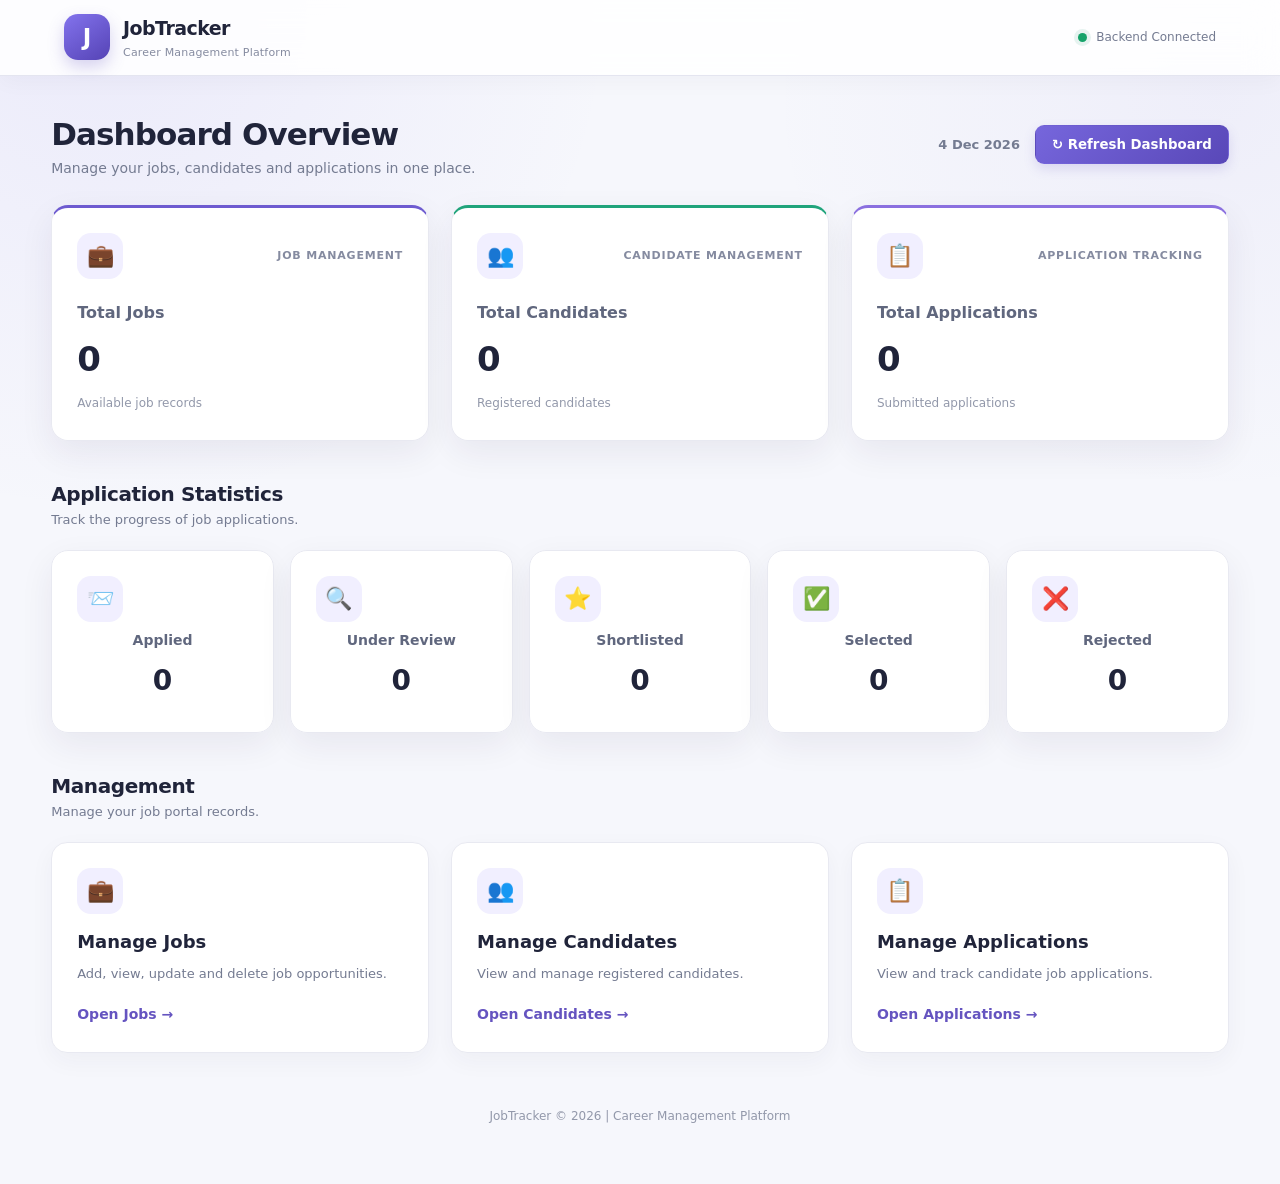
<file: src/main/resources/static/Frontend/index.html>
<!DOCTYPE html>
<html lang="en">

<head>
    <meta charset="UTF-8">
    <meta name="viewport" content="width=device-width, initial-scale=1.0">
    <meta name="description" content="JobTracker Career Management Dashboard">

    <title>JobTracker | Dashboard</title>

    <link rel="stylesheet" href="css/style.css">
    <link rel="stylesheet" href="./css/modern-ui.css">
</head>

<body>

    <!-- Header -->
    <header class="header">
        <div class="brand">
            <div class="brand-icon">J</div>
            <div>
                <h1>JobTracker</h1>
                <p>Career Management Platform</p>
            </div>
        </div>

        <div class="header-right">
            <span class="status-dot"></span>
            <span>Backend Connected</span>
        </div>
    </header>

    <main class="container">

        <!-- Welcome Section -->
        <section class="welcome">
            <div>
                <h2>Dashboard Overview</h2>
                <p>Manage your jobs, candidates and applications in one place.</p>
            </div>

            <div class="welcome-actions">
                <div class="date-label" id="currentDate"></div>

                <button id="refreshDashboardBtn" class="refresh-btn">
                    ↻ Refresh Dashboard
                </button>
            </div>
        </section>

        <!-- Main Statistics -->
        <section class="dashboard">

            <div class="card jobs-card">
                <div class="card-top">
                    <div class="card-icon">💼</div>
                    <span class="card-label">JOB MANAGEMENT</span>
                </div>

                <h3>Total Jobs</h3>
                <p class="count" id="totalJobs">0</p>
                <span class="card-footer">Available job records</span>
            </div>

            <div class="card candidates-card">
                <div class="card-top">
                    <div class="card-icon">👥</div>
                    <span class="card-label">CANDIDATE MANAGEMENT</span>
                </div>

                <h3>Total Candidates</h3>
                <p class="count" id="totalCandidates">0</p>
                <span class="card-footer">Registered candidates</span>
            </div>

            <div class="card applications-card">
                <div class="card-top">
                    <div class="card-icon">📋</div>
                    <span class="card-label">APPLICATION TRACKING</span>
                </div>

                <h3>Total Applications</h3>
                <p class="count" id="totalApplications">0</p>
                <span class="card-footer">Submitted applications</span>
            </div>

        </section>

        <!-- Application Statistics -->
        <section class="management-section">

            <div class="section-heading">
                <h2>Application Statistics</h2>
                <p>Track the progress of job applications.</p>
            </div>

            <div class="status-grid">

                <div class="card status-card applied-card">
                    <div class="card-icon">📨</div>
                    <h3>Applied</h3>
                    <p class="count" id="appliedCount">0</p>
                </div>

                <div class="card status-card review-card">
                    <div class="card-icon">🔍</div>
                    <h3>Under Review</h3>
                    <p class="count" id="reviewCount">0</p>
                </div>

                <div class="card status-card shortlisted-card">
                    <div class="card-icon">⭐</div>
                    <h3>Shortlisted</h3>
                    <p class="count" id="shortlistedCount">0</p>
                </div>

                <div class="card status-card selected-card">
                    <div class="card-icon">✅</div>
                    <h3>Selected</h3>
                    <p class="count" id="selectedCount">0</p>
                </div>

                <div class="card status-card rejected-card">
                    <div class="card-icon">❌</div>
                    <h3>Rejected</h3>
                    <p class="count" id="rejectedCount">0</p>
                </div>

            </div>
        </section>

        <!-- Management Navigation -->
        <section class="management-section">

            <div class="section-heading">
                <h2>Management</h2>
                <p>Manage your job portal records.</p>
            </div>

            <div class="management-grid">

                <a href="jobs.html" class="management-card">
                    <div class="management-icon">💼</div>
                    <h3>Manage Jobs</h3>
                    <p>Add, view, update and delete job opportunities.</p>
                    <span>Open Jobs →</span>
                </a>

                <a href="candidates.html" class="management-card">
                    <div class="management-icon">👥</div>
                    <h3>Manage Candidates</h3>
                    <p>View and manage registered candidates.</p>
                    <span>Open Candidates →</span>
                </a>

                <a href="applications.html" class="management-card">
                    <div class="management-icon">📋</div>
                    <h3>Manage Applications</h3>
                    <p>View and track candidate job applications.</p>
                    <span>Open Applications →</span>
                </a>

            </div>
        </section>

        <!-- Footer -->
        <footer>
            <p>JobTracker © 2026 | Career Management Platform</p>
        </footer>

    </main>

    <!-- JavaScript -->
    <script src="Js/script.js"></script>

</body>
</html>
</file>
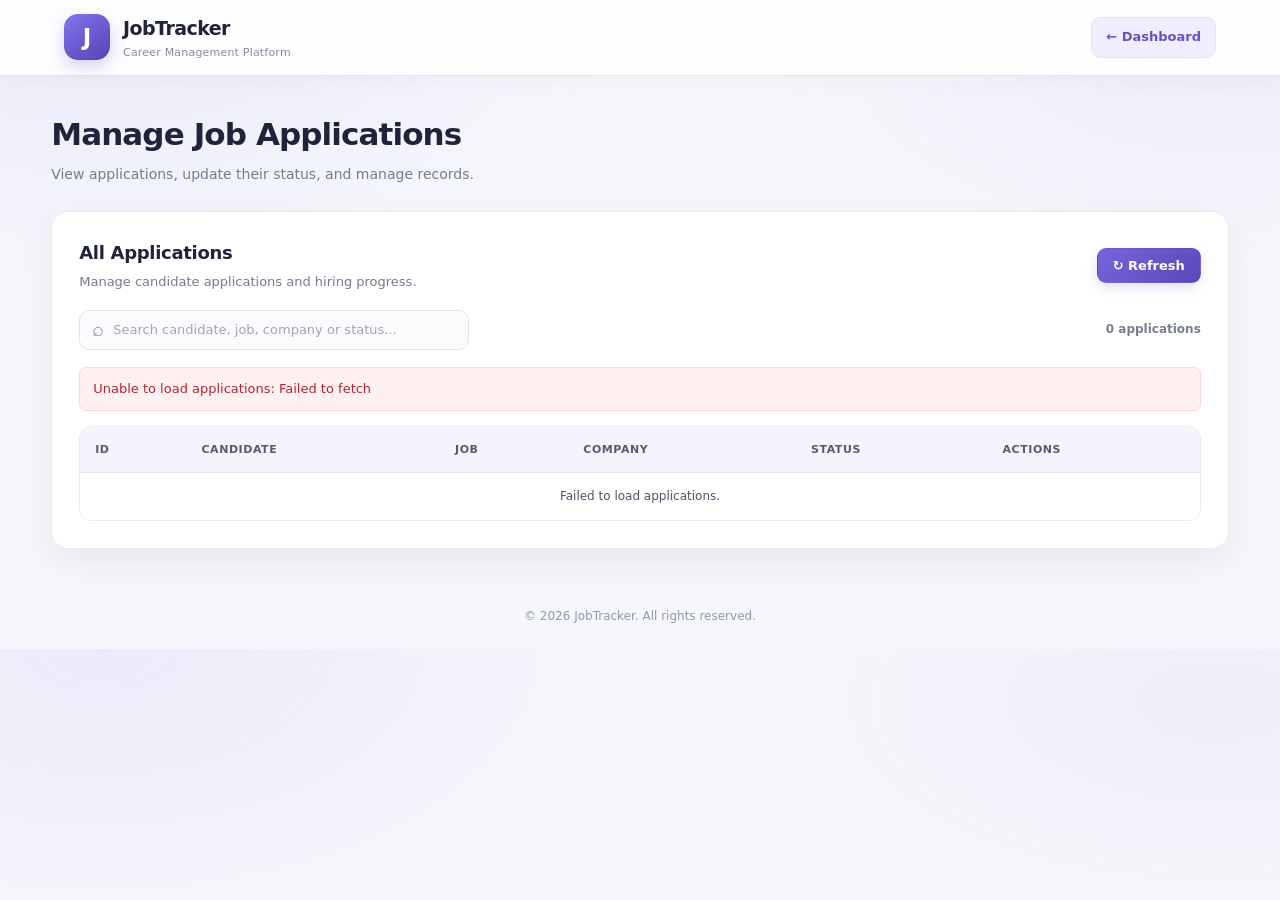
<file: src/main/resources/static/Frontend/applications.html>
<!DOCTYPE html>
<html lang="en">
<head>
    <meta charset="UTF-8">
    <meta name="viewport" content="width=device-width, initial-scale=1.0">
    <title>Manage Applications | JobTracker</title>

    <link rel="stylesheet" href="./css/style.css">
    <link rel="stylesheet" href="./css/applications.css">
    <link rel="stylesheet" href="./css/modern-ui.css">
</head>
<body>

    <header class="header">
        <div class="brand">
            <div class="brand-icon">J</div>
            <div>
                <h1>JobTracker</h1>
                <p>Career Management Platform</p>
            </div>
        </div>
        <a href="index.html" class="back-link">← Dashboard</a>
    </header>

    <main class="container">

        <section class="page-heading">
            <h1>Manage Job Applications</h1>
            <p>View applications, update their status, and manage records.</p>
        </section>

        <section class="applications-list-section">

            <div class="section-header">
                <div>
                    <h2>All Applications</h2>
                    <p>Manage candidate applications and hiring progress.</p>
                </div>

                <button type="button" id="refreshBtn" class="refresh-btn">
                    ↻ Refresh
                </button>
            </div>

            <div class="applications-toolbar">
                <div class="search-box">
                    <span class="search-icon">⌕</span>
                    <input
                        type="search"
                        id="searchInput"
                        placeholder="Search candidate, job, company or status..."
                        autocomplete="off"
                    >
                </div>

                <span id="applicationCount" class="application-count">
                    0 applications
                </span>
            </div>

            <div id="applicationMessage" class="application-message"
                 role="status" aria-live="polite" hidden></div>

            <div class="table-container">
                <table>
                    <thead>
                        <tr>
                            <th>ID</th>
                            <th>Candidate</th>
                            <th>Job</th>
                            <th>Company</th>
                            <th>Status</th>
                            <th>Actions</th>
                        </tr>
                    </thead>

                    <tbody id="applicationsTableBody">
                        <tr>
                            <td colspan="6" class="empty-state">
                                Loading applications...
                            </td>
                        </tr>
                    </tbody>
                </table>
            </div>

        </section>
    </main>

    <footer class="footer">
        <p>© 2026 JobTracker. All rights reserved.</p>
    </footer>

    <script src="./Js/applications.js"></script>
</body>
</html>
</file>
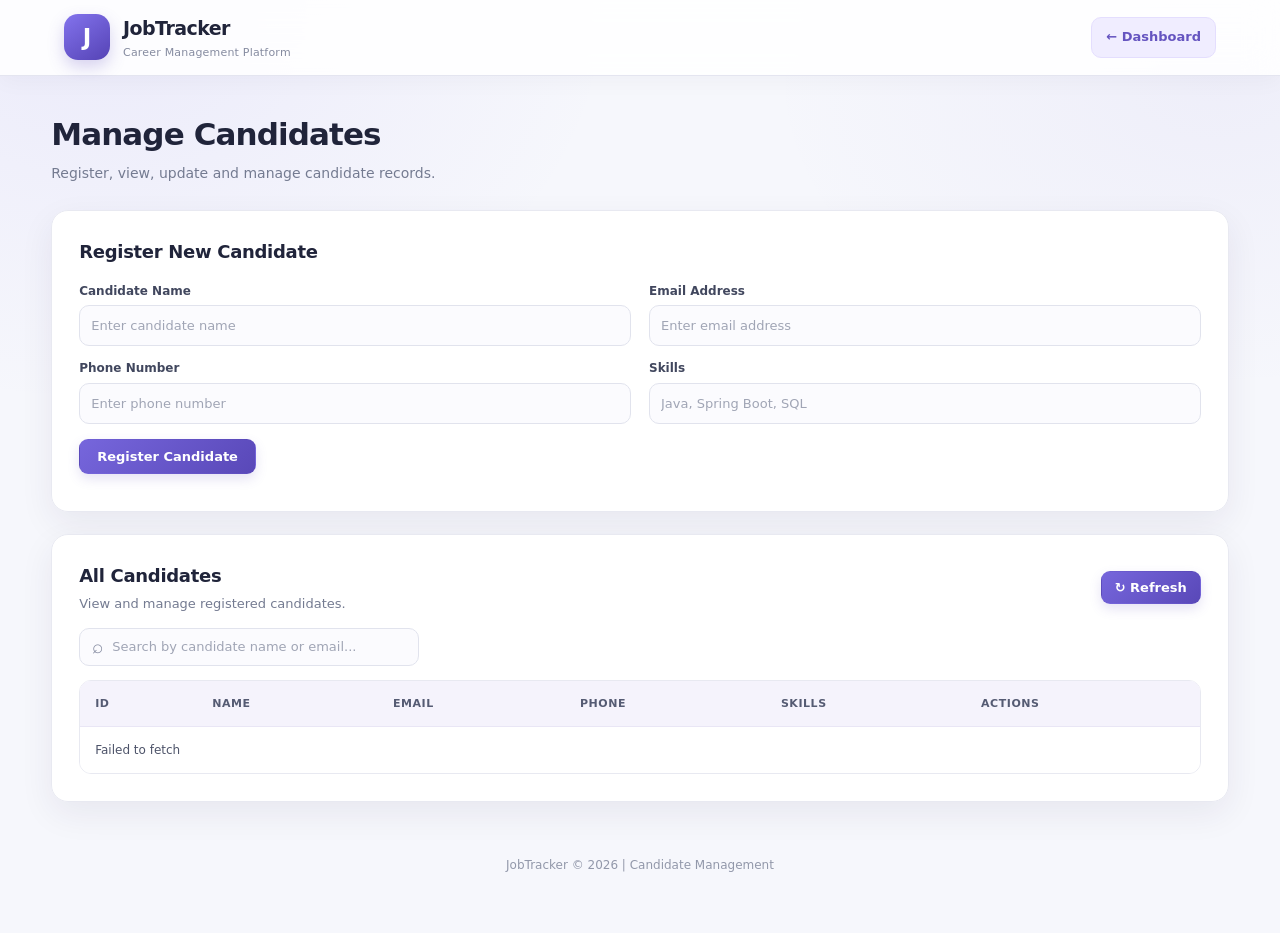
<file: src/main/resources/static/Frontend/candidates.html>
<!DOCTYPE html>
<html lang="en">

<head>
    <meta charset="UTF-8">
    <meta name="viewport" content="width=device-width, initial-scale=1.0">
    <meta name="description" content="JobTracker Candidate Management">

    <title>JobTracker | Manage Candidates</title>

    <link rel="stylesheet" href="./css/style.css">
    <link rel="stylesheet" href="./css/candidates.css">
    <link rel="stylesheet" href="./css/modern-ui.css">
</head>

<body>

    <!-- Header -->
    <header class="header">

        <div class="brand">
            <div class="brand-icon">J</div>

            <div>
                <h1>JobTracker</h1>
                <p>Career Management Platform</p>
            </div>
        </div>

        <a href="index.html" class="back-link">← Dashboard</a>

    </header>

    <main class="container">

        <!-- Welcome Section -->
        <section class="welcome">
            <div>
                <h2>Manage Candidates</h2>
                <p>Register, view, update and manage candidate records.</p>
            </div>
        </section>

        <!-- Candidate Registration Form -->
        <section class="candidate-form-section">

            <h3 id="formTitle">Register New Candidate</h3>

            <form id="candidateForm">

                <input type="hidden" id="candidateId">

                <div class="form-grid">

                    <div class="form-group">
                        <label for="name">Candidate Name</label>
                        <input
                            type="text"
                            id="name"
                            placeholder="Enter candidate name"
                            required>
                    </div>

                    <div class="form-group">
                        <label for="email">Email Address</label>
                        <input
                            type="email"
                            id="email"
                            placeholder="Enter email address"
                            required>
                    </div>

                    <div class="form-group">
                        <label for="phone">Phone Number</label>
                        <input
                            type="text"
                            id="phone"
                            placeholder="Enter phone number"
                            required>
                    </div>

                    <div class="form-group">
                        <label for="skills">Skills</label>
                        <input
                            type="text"
                            id="skills"
                            placeholder="Java, Spring Boot, SQL"
                            required>
                    </div>

                </div>

                <div class="form-actions">

                    <button
                        type="submit"
                        id="submitBtn"
                        class="primary-btn">
                        Register Candidate
                    </button>

                    <button
                        type="button"
                        id="cancelBtn"
                        class="secondary-btn"
                        hidden>
                        Cancel Edit
                    </button>

                </div>

            </form>

            <p id="formMessage" class="form-message"></p>

        </section>

        <!-- Candidates List -->
        <section class="candidates-list-section">

            <div class="list-heading">

                <div>
                    <h3>All Candidates</h3>
                    <p>View and manage registered candidates.</p>
                </div>

                <button
                    type="button"
                    onclick="loadCandidates()"
                    class="refresh-btn">
                    ↻ Refresh
                </button>

            </div>

            <!-- Search -->
            <div class="candidate-search">

                <span class="search-icon">⌕</span>

                <input
                    type="search"
                    id="searchInput"
                    placeholder="Search by candidate name or email..."
                    autocomplete="off">

            </div>

            <!-- Candidates Table -->
            <div class="table-container">

                <table>

                    <thead>
                        <tr>
                            <th>ID</th>
                            <th>Name</th>
                            <th>Email</th>
                            <th>Phone</th>
                            <th>Skills</th>
                            <th>Actions</th>
                        </tr>
                    </thead>

                    <tbody id="candidatesTableBody">

                        <tr>
                            <td colspan="6">Loading candidates...</td>
                        </tr>

                    </tbody>

                </table>

            </div>

        </section>

        <!-- Footer -->
        <footer>
            <p>JobTracker © 2026 | Candidate Management</p>
        </footer>

    </main>

    <!-- JavaScript -->
    <script src="./Js/candidates.js"></script>

</body>
</html>
</file>
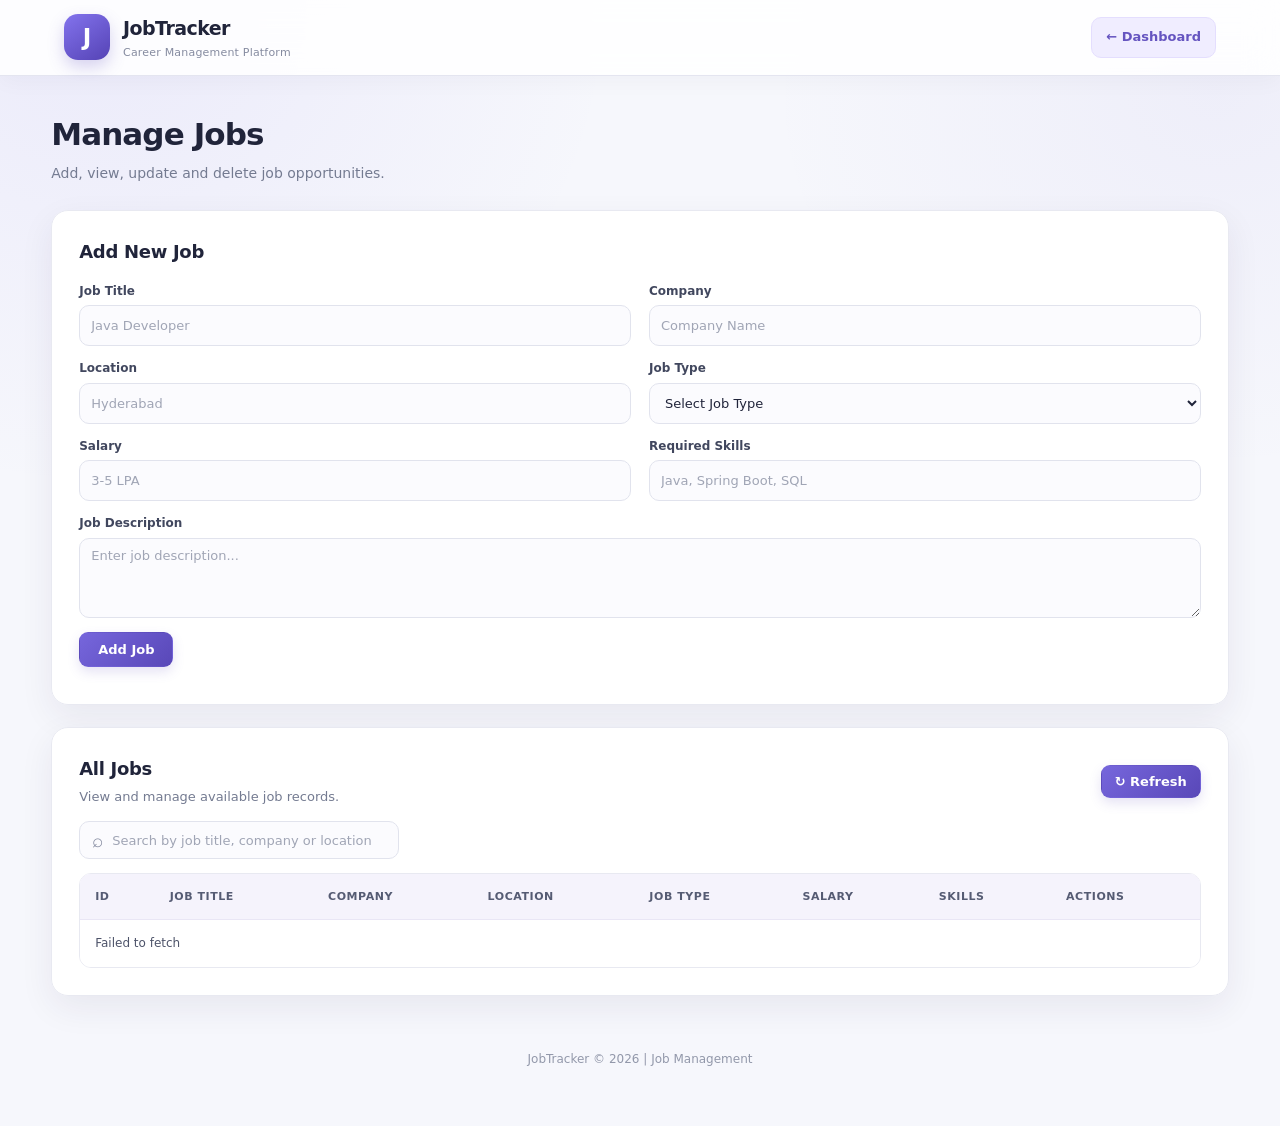
<file: src/main/resources/static/Frontend/jobs.html>
<!DOCTYPE html>
<html lang="en">
<head>
    <meta charset="UTF-8">
    <meta name="viewport" content="width=device-width, initial-scale=1.0">
    <title>JobTracker | Manage Jobs</title>

    <link rel="stylesheet" href="./css/style.css">
    <link rel="stylesheet" href="./css/jobs.css">
    <link rel="stylesheet" href="./css/modern-ui.css">
</head>
<body>

<header class="header">
    <div class="brand">
        <div class="brand-icon">J</div>
        <div>
            <h1>JobTracker</h1>
            <p>Career Management Platform</p>
        </div>
    </div>
    <a href="index.html" class="back-link">← Dashboard</a>
</header>

<main class="container">

    <section class="welcome">
        <div>
            <h2>Manage Jobs</h2>
            <p>Add, view, update and delete job opportunities.</p>
        </div>
    </section>

    <!-- Add Job Form -->
    <section class="job-form-section">
        <h3 id="formTitle">Add New Job</h3>

        <form id="jobForm">
            <input type="hidden" id="jobId">

            <div class="form-grid">
                <div class="form-group">
                    <label for="title">Job Title</label>
                    <input type="text" id="title" placeholder="Java Developer" required>
                </div>

                <div class="form-group">
                    <label for="company">Company</label>
                    <input type="text" id="company" placeholder="Company Name" required>
                </div>

                <div class="form-group">
                    <label for="location">Location</label>
                    <input type="text" id="location" placeholder="Hyderabad" required>
                </div>

                <div class="form-group">
                    <label for="jobType">Job Type</label>
                    <select id="jobType" required>
                        <option value="">Select Job Type</option>
                        <option value="Full-Time">Full-Time</option>
                        <option value="Part-Time">Part-Time</option>
                        <option value="Internship">Internship</option>
                        <option value="Remote">Remote</option>
                        <option value="Contract">Contract</option>
                    </select>
                </div>

                <div class="form-group">
                    <label for="salary">Salary</label>
                    <input type="text" id="salary" placeholder="3-5 LPA" required>
                </div>

                <div class="form-group">
                    <label for="skills">Required Skills</label>
                    <input type="text" id="skills"
                           placeholder="Java, Spring Boot, SQL" required>
                </div>

                <div class="form-group full-width">
                    <label for="description">Job Description</label>
                    <textarea id="description" rows="4"
                              placeholder="Enter job description..." required></textarea>
                </div>
            </div>

            <div class="form-actions">
                <button type="submit" id="submitBtn" class="primary-btn">
                    Add Job
                </button>

                <button type="button" id="cancelBtn"
                        class="secondary-btn" hidden>
                    Cancel Edit
                </button>
            </div>
        </form>

        <p id="formMessage" class="form-message"></p>
    </section>

    <!-- Jobs List -->
    <section class="jobs-list-section">
        <div class="list-heading">
            <div>
                <h3>All Jobs</h3>
                <p>View and manage available job records.</p>
            </div>

            <button type="button" onclick="loadJobs()" class="refresh-btn">
                ↻ Refresh
            </button>
        </div>

        <div class="jobs-search-container">
            <span class="search-icon">⌕</span>
            <input type="search" id="searchInput"
                   placeholder="Search by job title, company or location..."
                   autocomplete="off">
        </div>

        <div class="table-container">
            <table>
                <thead>
                    <tr>
                        <th>ID</th>
                        <th>Job Title</th>
                        <th>Company</th>
                        <th>Location</th>
                        <th>Job Type</th>
                        <th>Salary</th>
                        <th>Skills</th>
                        <th>Actions</th>
                    </tr>
                </thead>

                <tbody id="jobsTableBody">
                    <tr>
                        <td colspan="8">Loading jobs...</td>
                    </tr>
                </tbody>
            </table>
        </div>
    </section>

    <!-- Apply for Job Popup -->
    <div id="applyModal" class="apply-modal" hidden>
        <div class="apply-modal-content">
            <button type="button" class="modal-close"
                    id="closeApplyModal" aria-label="Close">
                &times;
            </button>

            <h3>Apply for Job</h3>
            <p id="applyJobDetails" class="apply-job-details"></p>

            <form id="applyForm">
                <input type="hidden" id="applyJobId">

                <div class="form-group">
                    <label for="candidateSelect">Select Candidate</label>
                    <select id="candidateSelect" required>
                        <option value="">Loading candidates...</option>
                    </select>
                </div>

                <p id="applyMessage" class="apply-message"></p>

                <div class="apply-modal-actions">
                    <button type="submit" id="applySubmitBtn"
                            class="primary-btn">
                        Submit Application
                    </button>

                    <button type="button" id="cancelApplyBtn"
                            class="secondary-btn">
                        Cancel
                    </button>
                </div>
            </form>
        </div>
    </div>

    <footer>
        <p>JobTracker © 2026 | Job Management</p>
    </footer>

</main>

<script src="./Js/jobs.js"></script>
</body>
</html>
</file>
<file: src/main/resources/static/Frontend/css/style.css>
/* ==============================
   JobTracker Dashboard
============================== */

* {
    margin: 0;
    padding: 0;
    box-sizing: border-box;
}

body {
    font-family: Arial, sans-serif;
    background: #f4f7fb;
    color: #263247;
    line-height: 1.6;
}

/* Header */

.header {
    background: #ffffff;
    padding: 18px 6%;
    display: flex;
    justify-content: space-between;
    align-items: center;
    border-bottom: 1px solid #e5eaf1;
}

.brand {
    display: flex;
    align-items: center;
    gap: 12px;
}

.brand-icon {
    width: 44px;
    height: 44px;
    background: #2563eb;
    color: #ffffff;
    display: grid;
    place-items: center;
    border-radius: 10px;
    font-size: 23px;
    font-weight: bold;
}

.brand h1 {
    font-size: 22px;
    color: #1e293b;
}

.brand p {
    font-size: 12px;
    color: #718096;
}

.header-right {
    display: flex;
    align-items: center;
    gap: 9px;
    color: #536176;
    font-size: 14px;
}

.status-dot {
    width: 9px;
    height: 9px;
    background: #16a36a;
    border-radius: 50%;
}

/* Main Container */

.container {
    width: 90%;
    max-width: 1200px;
    margin: 35px auto;
}

/* Welcome Section */

.welcome {
    display: flex;
    justify-content: space-between;
    align-items: center;
    gap: 20px;
    margin-bottom: 30px;
}

.welcome h2 {
    font-size: 28px;
    color: #1e293b;
}

.welcome p {
    color: #718096;
    font-size: 14px;
}

.welcome-actions {
    display: flex;
    align-items: center;
    gap: 15px;
}

.date-label {
    color: #718096;
    font-size: 13px;
}

.refresh-btn {
    background: #2563eb;
    color: #ffffff;
    border: none;
    padding: 11px 16px;
    border-radius: 7px;
    cursor: pointer;
    font-weight: 600;
}

.refresh-btn:hover {
    background: #1d4ed8;
}

/* Main Statistics */

.dashboard {
    display: grid;
    grid-template-columns: repeat(3, 1fr);
    gap: 22px;
}

.card {
    background: #ffffff;
    padding: 25px;
    border-radius: 12px;
    border: 1px solid #e5eaf1;
    box-shadow: 0 4px 15px rgba(0, 0, 0, 0.04);
}

.card-top {
    display: flex;
    justify-content: space-between;
    align-items: center;
    margin-bottom: 22px;
}

.card-icon {
    font-size: 27px;
}

.card-label {
    font-size: 11px;
    font-weight: bold;
    color: #718096;
}

.card h3 {
    font-size: 16px;
    margin-bottom: 7px;
    color: #536176;
}

.count {
    font-size: 34px;
    font-weight: bold;
    color: #1e293b;
    margin-bottom: 5px;
}

.card-footer {
    font-size: 12px;
    color: #8490a3;
}

.jobs-card {
    border-top: 4px solid #2563eb;
}

.candidates-card {
    border-top: 4px solid #16a36a;
}

.applications-card {
    border-top: 4px solid #8b5cf6;
}

/* Section Heading */

.management-section {
    margin-top: 38px;
}

.section-heading {
    margin-bottom: 20px;
}

.section-heading h2 {
    font-size: 22px;
    color: #1e293b;
}

.section-heading p {
    color: #718096;
    font-size: 14px;
}

/* Application Statistics */

.status-grid {
    display: grid;
    grid-template-columns: repeat(5, 1fr);
    gap: 16px;
}

.status-card {
    padding: 20px;
    text-align: center;
}

.status-card .card-icon {
    margin-bottom: 8px;
}

.status-card h3 {
    font-size: 14px;
}

.status-card .count {
    font-size: 28px;
}

.applied-card {
    border-bottom: 3px solid #2563eb;
}

.review-card {
    border-bottom: 3px solid #e5a000;
}

.shortlisted-card {
    border-bottom: 3px solid #8b5cf6;
}

.selected-card {
    border-bottom: 3px solid #16a36a;
}

.rejected-card {
    border-bottom: 3px solid #dc2626;
}

/* Management Navigation */

.management-grid {
    display: grid;
    grid-template-columns: repeat(3, minmax(0, 1fr));
    gap: 22px;
}

.management-card {
    display: block;
    background: #ffffff;
    padding: 25px;
    border: 1px solid #e5eaf1;
    border-radius: 12px;
    text-decoration: none;
    color: #263247;
    box-shadow: 0 4px 15px rgba(0, 0, 0, 0.04);
    transition: transform 0.2s, box-shadow 0.2s;
}

.management-card:hover {
    transform: translateY(-5px);
    box-shadow: 0 10px 25px rgba(0, 0, 0, 0.08);
}

.management-icon {
    font-size: 30px;
    margin-bottom: 14px;
}

.management-card h3 {
    font-size: 18px;
    margin-bottom: 8px;
}

.management-card p {
    color: #718096;
    font-size: 13px;
    margin-bottom: 18px;
}

.management-card span {
    color: #2563eb;
    font-size: 14px;
    font-weight: 600;
}

/* Footer */

footer {
    text-align: center;
    padding: 30px 10px;
    margin-top: 30px;
    color: #8490a3;
    font-size: 13px;
}

/* Responsive Design */

@media (max-width: 900px) {
    .dashboard {
        grid-template-columns: repeat(2, 1fr);
    }

    .status-grid {
        grid-template-columns: repeat(3, 1fr);
    }

    .management-grid {
        grid-template-columns: repeat(2, 1fr);
    }
}

@media (max-width: 600px) {
    .header {
        padding: 15px 5%;
    }

    .container {
        width: 94%;
        margin: 22px auto;
    }

    .welcome {
        align-items: flex-start;
        flex-direction: column;
    }

    .welcome-actions {
        flex-wrap: wrap;
    }

    .dashboard,
    .status-grid,
    .management-grid {
        grid-template-columns: 1fr;
    }
}
</file>
<file: src/main/resources/static/Frontend/css/modern-ui.css>
/* =========================================================
   JOBTRACKER - SHARED MODERN UI
   White / Slate / Violet SaaS theme
   Presentation-only layer. Existing page behavior is unchanged.
========================================================= */

:root {
    --jt-primary: #6554c0;
    --jt-primary-dark: #5141a8;
    --jt-primary-soft: #f0edff;
    --jt-ink: #20243a;
    --jt-muted: #747b91;
    --jt-border: #e8e9f1;
    --jt-surface: #ffffff;
    --jt-page: #f6f7fc;
    --jt-success: #15966b;
    --jt-danger: #d94b61;
    --jt-shadow: 0 12px 34px rgba(37, 35, 76, .07);
    --jt-shadow-hover: 0 18px 42px rgba(57, 48, 125, .13);
}

html { scroll-behavior: smooth; }
body {
    background:
        radial-gradient(ellipse at 8% 0%, rgba(126, 108, 232, .09), transparent 32rem),
        radial-gradient(ellipse at 95% 8%, rgba(105, 87, 205, .055), transparent 28rem),
        var(--jt-page) !important;
    color: var(--jt-ink);
    font-family: Inter, ui-sans-serif, system-ui, -apple-system, BlinkMacSystemFont, "Segoe UI", sans-serif !important;
    line-height: 1.55;
    -webkit-font-smoothing: antialiased;
}

.header {
    position: sticky;
    top: 0;
    z-index: 50;
    min-height: 76px;
    padding: 13px clamp(20px, 5vw, 76px) !important;
    background: rgba(255,255,255,.88) !important;
    border-bottom: 1px solid rgba(226, 227, 239, .9) !important;
    box-shadow: 0 5px 22px rgba(32, 36, 58, .035);
    backdrop-filter: blur(16px);
    -webkit-backdrop-filter: blur(16px);
}
.brand { gap: 13px; }
.brand-icon {
    width: 46px !important;
    height: 46px !important;
    border-radius: 14px !important;
    background: linear-gradient(145deg, #8373ed, #5543b5) !important;
    box-shadow: 0 7px 16px rgba(101, 84, 192, .25);
    font-size: 23px !important;
}
.brand h1, .header .logo h2 {
    color: var(--jt-ink) !important;
    font-size: 19px !important;
    font-weight: 780 !important;
    letter-spacing: -.55px;
}
.brand p, .header .logo p {
    color: #858ba0 !important;
    font-size: 11px !important;
    letter-spacing: .2px;
}
.header .logo { display:flex; align-items:center; gap:12px; }
.header .logo h2 { margin:0; }
.header .back-link {
    color: var(--jt-primary) !important;
    background: var(--jt-primary-soft);
    border: 1px solid #e4defe;
    border-radius: 10px;
    padding: 9px 14px;
    text-decoration: none;
    font-size: 13px;
    font-weight: 700;
    transition: .22s ease;
}
.header .back-link:hover {
    color: white !important;
    background: var(--jt-primary);
    border-color: var(--jt-primary);
    transform: translateY(-2px);
}
.header-right { color: var(--jt-muted) !important; font-size: 12px !important; }
.status-dot { box-shadow: 0 0 0 4px rgba(21,150,107,.1); }

.container {
    width: min(92%, 1380px) !important;
    margin: 34px auto !important;
}
.welcome, .page-heading { margin-bottom: 25px !important; }
.welcome h2, .page-heading h1 {
    color: var(--jt-ink) !important;
    font-size: clamp(25px, 3vw, 31px) !important;
    font-weight: 780 !important;
    letter-spacing: -.9px;
}
.welcome p, .page-heading p {
    color: var(--jt-muted) !important;
    font-size: 14px !important;
}
.date-label { color: var(--jt-muted) !important; font-weight: 600; }

.card, .candidate-form-section, .job-form-section,
.candidates-list-section, .jobs-list-section,
.applications-list-section {
    background: rgba(255,255,255,.96) !important;
    border: 1px solid var(--jt-border) !important;
    border-radius: 17px !important;
    box-shadow: var(--jt-shadow) !important;
}
.card {
    padding: 25px !important;
    transition: transform .25s ease, box-shadow .25s ease, border-color .25s ease;
}
.card:hover {
    transform: translateY(-5px);
    box-shadow: var(--jt-shadow-hover) !important;
    border-color: #d9d2fb !important;
}
.jobs-card { border-top: 3px solid #6e5bd0 !important; }
.candidates-card { border-top: 3px solid #20a47b !important; }
.applications-card { border-top: 3px solid #8b70df !important; }
.card-icon, .management-icon {
    display: grid;
    place-items: center;
    width: 46px;
    height: 46px;
    border-radius: 14px;
    background: #f1efff;
    font-size: 22px !important;
}
.card-label { color: #858ba0 !important; letter-spacing: .8px; }
.card h3 { color: #60677e !important; }
.count { color: var(--jt-ink) !important; font-variant-numeric: tabular-nums; }
.card-footer { color: #9298aa !important; }

.management-section { margin-top: 38px !important; }
.section-heading h2 { color: var(--jt-ink); font-size: 20px; letter-spacing: -.4px; }
.section-heading p { color: var(--jt-muted); font-size: 13px; }
.status-card { border: 1px solid var(--jt-border) !important; }
.management-card {
    background: white !important;
    border: 1px solid var(--jt-border) !important;
    border-radius: 16px !important;
    box-shadow: 0 8px 24px rgba(37,35,76,.045);
    transition: transform .25s ease, box-shadow .25s ease, border-color .25s ease !important;
}
.management-card:hover {
    transform: translateY(-5px);
    border-color: #d8d0fb !important;
    box-shadow: var(--jt-shadow-hover) !important;
}
.management-card h3 { color: var(--jt-ink) !important; }
.management-card p { color: var(--jt-muted) !important; }
.management-card > span { color: var(--jt-primary) !important; font-weight: 750; }

.candidate-form-section, .job-form-section,
.candidates-list-section, .jobs-list-section,
.applications-list-section { padding: clamp(18px, 2.5vw, 27px) !important; }
.candidate-form-section h3, .job-form-section h3,
.candidates-list-section h3, .jobs-list-section h3,
.applications-list-section h2 {
    color: var(--jt-ink) !important;
    font-size: 18px !important;
    font-weight: 750 !important;
    letter-spacing: -.3px;
}
.list-heading p, .section-header p, .applications-list-section .section-header p {
    color: var(--jt-muted) !important;
}
.form-group label {
    color: #41475e !important;
    font-size: 12px !important;
    font-weight: 700 !important;
}
.form-group input, .form-group select, .form-group textarea,
.candidate-search, .jobs-search-container, .search-box {
    border: 1px solid #e1e3ed !important;
    border-radius: 10px !important;
    background: #fbfbfe !important;
    transition: border-color .2s ease, box-shadow .2s ease, background .2s ease !important;
}
.form-group input, .form-group select, .form-group textarea {
    color: var(--jt-ink) !important;
    min-height: 41px;
}
.form-group input:focus, .form-group select:focus, .form-group textarea:focus,
.candidate-search:focus-within, .jobs-search-container:focus-within, .search-box:focus-within {
    border-color: #8a7be4 !important;
    background: white !important;
    box-shadow: 0 0 0 4px rgba(112, 94, 208, .11) !important;
}
.form-group input::placeholder, .form-group textarea::placeholder,
.candidate-search input::placeholder, .jobs-search-container input::placeholder,
.search-box input::placeholder { color: #a0a5b5 !important; }

button, .primary-btn, .refresh-btn, .secondary-btn {
    font-family: inherit !important;
    transition: transform .2s ease, box-shadow .2s ease, background .2s ease, border-color .2s ease !important;
}
.primary-btn, .refresh-btn {
    background: linear-gradient(135deg, #7666dc, #5948b8) !important;
    color: #fff !important;
    border: 1px solid transparent !important;
    border-radius: 9px !important;
    box-shadow: 0 5px 12px rgba(101,84,192,.17);
    font-weight: 700 !important;
}
.primary-btn:hover, .refresh-btn:hover {
    background: linear-gradient(135deg, #6655ca, #4d3da6) !important;
    box-shadow: 0 8px 17px rgba(101,84,192,.24);
    transform: translateY(-2px);
}
.secondary-btn {
    border-radius: 9px !important;
    background: #f3f2fa !important;
    color: #555b70 !important;
    border: 1px solid #e4e2ef !important;
}
.secondary-btn:hover { background: #eae8f5 !important; transform: translateY(-1px); }
.edit-btn, .delete-btn {
    border-radius: 7px !important;
    padding: 7px 11px !important;
}
.edit-btn { background: #efedff !important; color: #5c4bb8 !important; }
.delete-btn { background: #fff0f2 !important; color: #cb4058 !important; }
.edit-btn:hover, .delete-btn:hover { transform: translateY(-2px); filter: saturate(1.15); }

.table-container {
    overflow-x: auto !important;
    border: 1px solid var(--jt-border) !important;
    border-radius: 12px !important;
    background: white;
}
table { border-collapse: separate !important; border-spacing: 0 !important; }
thead { background: #f5f3fc !important; }
th {
    color: #555b73 !important;
    background: #f5f3fc !important;
    font-size: 11px !important;
    font-weight: 800 !important;
    letter-spacing: .55px;
    text-transform: uppercase;
    padding: 14px 15px !important;
    border-bottom: 1px solid #e9e6f5 !important;
}
td {
    color: #4d5369 !important;
    padding: 14px 15px !important;
    border-bottom: 1px solid #f0f0f5 !important;
    font-size: 12px !important;
}
tbody tr { transition: background .18s ease; }
tbody tr:hover { background: #faf9ff !important; }
tbody tr:last-child td { border-bottom: 0 !important; }

footer, .footer {
    color: #9298aa !important;
    padding: 24px 15px !important;
    text-align: center;
    font-size: 12px;
}
footer p, .footer p { color: inherit !important; }

/* Application modal */
.apply-modal {
    background: rgba(22, 21, 43, .55) !important;
    backdrop-filter: blur(5px);
}
.apply-modal-content {
    border: 1px solid rgba(255,255,255,.65) !important;
    border-radius: 18px !important;
    box-shadow: 0 24px 70px rgba(18,16,48,.25) !important;
    animation: jtModalIn .25s ease both;
}
.modal-close:hover { color: var(--jt-primary) !important; transform: rotate(90deg); }

/* Motion: restrained and accessible */
@keyframes jtPageIn {
    from { opacity: 0; transform: translateY(9px); }
    to { opacity: 1; transform: translateY(0); }
}
@keyframes jtModalIn {
    from { opacity: 0; transform: translateY(12px) scale(.985); }
    to { opacity: 1; transform: translateY(0) scale(1); }
}
@keyframes jtCountIn {
    from { opacity: .35; transform: translateY(5px); }
    to { opacity: 1; transform: translateY(0); }
}
main.container > * { animation: jtPageIn .45s ease both; }
main.container > *:nth-child(2) { animation-delay: .05s; }
main.container > *:nth-child(3) { animation-delay: .1s; }
main.container > *:nth-child(4) { animation-delay: .15s; }
.count { animation: jtCountIn .5s ease both; }
button:active, .management-card:active { transform: scale(.985); }
:focus-visible { outline: 3px solid rgba(112,94,208,.28) !important; outline-offset: 2px; }

@media (max-width: 760px) {
    .header { min-height: 68px; padding: 11px 4% !important; }
    .container { width: 94% !important; margin: 23px auto !important; }
    .welcome { align-items: flex-start !important; flex-direction: column; }
    .welcome-actions { flex-wrap: wrap; }
    .dashboard { grid-template-columns: 1fr !important; }
    .card { padding: 20px !important; }
    .table-container { max-width: 100%; }
}
@media (prefers-reduced-motion: reduce) {
    *, *::before, *::after {
        animation-duration: .01ms !important;
        animation-iteration-count: 1 !important;
        scroll-behavior: auto !important;
        transition-duration: .01ms !important;
    }
}
</file>
<file: src/main/resources/static/Frontend/css/applications.css>
/* Applications Page */

.container {
    width: 92%;
    max-width: 1400px;
    margin: 28px auto;
    box-sizing: border-box;
}

.page-heading {
    margin-bottom: 22px;
}

.page-heading h1 {
    margin: 0 0 6px;
    color: #252b3b;
    font-size: 25px;
    font-weight: 700;
}

.page-heading p {
    margin: 0;
    color: #858b9c;
    font-size: 13px;
}

/* Main Section */

.applications-list-section {
    background: #ffffff;
    padding: 22px;
    border: 1px solid #e9eaf0;
    border-radius: 12px;
    box-shadow: 0 3px 12px rgba(30, 35, 60, 0.045);
}

/* Section Header */

.applications-list-section .section-header {
    display: flex;
    justify-content: space-between;
    align-items: center;
    gap: 15px;
    margin-bottom: 18px;
}

.applications-list-section .section-header h2 {
    margin: 0 0 5px;
    color: #292e40;
    font-size: 18px;
    font-weight: 650;
}

.applications-list-section .section-header p {
    margin: 0;
    color: #858b9c;
    font-size: 13px;
}

/* Refresh */

.applications-list-section .refresh-btn {
    padding: 9px 15px;
    background: #f1efff;
    color: #6555c5;
    border: 1px solid #e5e0ff;
    border-radius: 7px;
    font-size: 13px;
    font-weight: 600;
    cursor: pointer;
    white-space: nowrap;
}

.applications-list-section .refresh-btn:hover {
    background: #e6e2ff;
}

.applications-list-section .refresh-btn:disabled {
    opacity: 0.6;
    cursor: not-allowed;
}

/* Toolbar */

.applications-toolbar {
    display: flex;
    justify-content: space-between;
    align-items: center;
    flex-wrap: wrap;
    gap: 12px;
    margin-bottom: 17px;
}

.applications-list-section .search-box {
    display: flex;
    align-items: center;
    gap: 9px;
    width: 390px;
    max-width: 100%;
    height: 40px;
    padding: 0 12px;
    background: #ffffff;
    border: 1px solid #e2e5ec;
    border-radius: 7px;
    box-sizing: border-box;
}

.applications-list-section .search-box:focus-within {
    border-color: #7465d8;
    box-shadow: 0 0 0 3px rgba(116, 101, 216, 0.09);
}

.applications-list-section .search-icon {
    color: #858ba0;
    font-size: 20px;
}

.applications-list-section .search-box input {
    flex: 1;
    min-width: 0;
    width: 100%;
    border: none;
    outline: none;
    background: transparent;
    color: #303548;
    font-size: 13px;
    font-family: inherit;
}

.applications-list-section .search-box input::placeholder {
    color: #a0a5b3;
}

.application-count {
    color: #777e91;
    font-size: 12px;
    font-weight: 600;
}

/* Feedback */

.application-message {
    margin-bottom: 15px;
    padding: 11px 13px;
    border-radius: 7px;
    font-size: 13px;
}

.application-message[hidden] {
    display: none;
}

.application-message.success {
    background: #ecfdf3;
    color: #167347;
    border: 1px solid #bbebce;
}

.application-message.error {
    background: #fff1f1;
    color: #b42332;
    border: 1px solid #ffd4d4;
}

/* Table */

.applications-list-section .table-container {
    width: 100%;
    overflow-x: auto;
    border: 1px solid #e9eaf0;
    border-radius: 9px;
}

.applications-list-section table {
    width: 100%;
    min-width: 850px;
    border-collapse: collapse;
    background: #ffffff;
}

.applications-list-section thead {
    background: #f6f5fb;
}

.applications-list-section th {
    padding: 14px 13px;
    color: #51576b;
    font-size: 12px;
    font-weight: 650;
    text-align: left;
    border-bottom: 1px solid #e9eaf0;
    white-space: nowrap;
}

.applications-list-section td {
    padding: 13px;
    color: #50576a;
    font-size: 12px;
    border-bottom: 1px solid #f0f1f5;
    vertical-align: middle;
}

.applications-list-section tbody tr:hover {
    background: #fafaff;
}

.applications-list-section tbody tr:last-child td {
    border-bottom: none;
}

.applications-list-section .empty-state {
    padding: 30px;
    text-align: center;
    color: #858b9c;
    font-size: 13px;
}

.candidate-name,
.job-title {
    color: #303548;
    font-weight: 600;
}

/* Status Dropdown */

.applications-list-section .status-select {
    min-width: 135px;
    padding: 8px 10px;
    background: #ffffff;
    color: #444b60;
    border: 1px solid #e0e3eb;
    border-radius: 6px;
    font-size: 12px;
    font-family: inherit;
    outline: none;
    cursor: pointer;
}

.applications-list-section .status-select:focus {
    border-color: #7465d8;
    box-shadow: 0 0 0 2px rgba(116, 101, 216, 0.08);
}

.status-applied {
    background: #eff6ff !important;
    color: #2563eb !important;
}

.status-review {
    background: #fff8e6 !important;
    color: #a66a00 !important;
}

.status-shortlisted {
    background: #f2edff !important;
    color: #6941c6 !important;
}

.status-selected {
    background: #ecfdf3 !important;
    color: #16834d !important;
}

.status-rejected {
    background: #fff1f1 !important;
    color: #d92d20 !important;
}

/* Action Buttons */

.application-actions {
    display: flex;
    align-items: center;
    gap: 7px;
}

.applications-list-section .update-btn,
.applications-list-section .delete-btn {
    padding: 8px 12px;
    border: none;
    border-radius: 6px;
    font-size: 12px;
    font-weight: 600;
    cursor: pointer;
    white-space: nowrap;
}

.applications-list-section .update-btn {
    background: #eeedff;
    color: #6254c5;
}

.applications-list-section .update-btn:hover {
    background: #dedbff;
}

.applications-list-section .delete-btn {
    background: #fff0f0;
    color: #dc5353;
}

.applications-list-section .delete-btn:hover {
    background: #ffe0e0;
}

.applications-list-section button:disabled {
    opacity: 0.6;
    cursor: not-allowed;
}

/* Footer */

.footer {
    padding: 20px 0;
    text-align: center;
}

.footer p {
    margin: 0;
    color: #969bab;
    font-size: 12px;
}

/* Responsive */

@media (max-width: 768px) {
    .container {
        width: 95%;
    }

    .applications-list-section {
        padding: 16px;
    }

    .applications-list-section .section-header {
        flex-wrap: wrap;
    }

    .applications-toolbar {
        align-items: stretch;
    }

    .applications-list-section .search-box {
        width: 100%;
    }
}

@media (max-width: 480px) {
    .page-heading h1 {
        font-size: 21px;
    }

    .applications-list-section .section-header {
        align-items: flex-start;
    }

    .applications-list-section .refresh-btn {
        padding: 8px 11px;
    }
}

/* Match Candidates Page Theme */

/* Page Background */
body {
    background: #f5f6fa;
}

/* Header */
.header {
    background: #ffffff;
    border-bottom: 1px solid #e9eaf0;
}

.header .logo h2 {
    color: #292e40;
}

.header .logo p {
    color: #858b9c;
}

.header .back-link {
    color: #6859ca;
}

/* Main Section */
.applications-list-section {
    background: #ffffff;
    border: 1px solid #e9eaf0;
    box-shadow: 0 2px 8px rgba(30, 35, 60, 0.035);
}

/* Table Header */
.applications-list-section thead {
    background: #f6f5fb;
}

/* Refresh Button */
.applications-list-section .refresh-btn {
    background: #f1efff;
    color: #6555c5;
    border: 1px solid #e5e0ff;
}

.applications-list-section .refresh-btn:hover {
    background: #e8e4ff;
}

/* Status Dropdown */
.applications-list-section .status-select:focus {
    border-color: #7465d8;
}

/* Update Button */
.applications-list-section .update-btn {
    background: #eeedff;
    color: #6254c5;
}

.applications-list-section .update-btn:hover {
    background: #dedbff;
}

/* Delete Button */
.applications-list-section .delete-btn {
    background: #fff0f0;
    color: #dc5353;
}

/* Search Focus */
.applications-list-section .search-box:focus-within {
    border-color: #7465d8;
    box-shadow: 0 0 0 2px rgba(116, 101, 216, 0.08);
}
.header .logo h2 {
    color: #292e40;
}

.header .logo h2::first-letter {
    color: #292e40;
}
</file>
<file: src/main/resources/static/Frontend/css/candidates.css>
/* ==========================================
   JOBTRACKER - CANDIDATES PAGE
   Compact White, Slate & Purple Theme
========================================== */

/* Main Layout */
.container {
    width: 92%;
    max-width: 1400px;
    margin: 25px auto;
    box-sizing: border-box;
}

/* ==========================================
   WELCOME SECTION
========================================== */

.welcome {
    margin-bottom: 18px;
}

.welcome h2 {
    color: #252b3b;
    font-size: 23px;
    font-weight: 700;
    margin: 0 0 5px;
}

.welcome p {
    color: #858b9c;
    font-size: 13px;
    margin: 0;
}

/* ==========================================
   CANDIDATE FORM
========================================== */

.candidate-form-section {
    background: #ffffff;
    padding: 20px 22px;
    border: 1px solid #e9eaf0;
    border-radius: 10px;
    margin-bottom: 22px;
    box-shadow: 0 2px 8px rgba(30, 35, 60, 0.035);
    box-sizing: border-box;
}

.candidate-form-section h3 {
    color: #292e40;
    font-size: 17px;
    font-weight: 650;
    margin: 0 0 16px;
}

/* Form Grid */
#candidateForm .form-grid {
    display: grid;
    grid-template-columns: repeat(2, minmax(0, 1fr));
    gap: 13px 18px;
}

/* Form Groups */
#candidateForm .form-group {
    display: flex;
    flex-direction: column;
    min-width: 0;
}

#candidateForm .form-group label {
    color: #42495b;
    font-size: 13px;
    font-weight: 600;
    margin-bottom: 5px;
}

/* Form Inputs */
#candidateForm .form-group input {
    width: 100%;
    height: 38px;
    padding: 9px 11px;
    box-sizing: border-box;

    background: #ffffff;
    border: 1px solid #e0e3eb;
    border-radius: 6px;

    color: #303548;
    font-size: 13px;
    font-family: inherit;

    outline: none;
    transition: border-color 0.2s ease,
                box-shadow 0.2s ease;
}

#candidateForm .form-group input::placeholder {
    color: #a0a5b3;
}

#candidateForm .form-group input:focus {
    border-color: #7667d9;
    box-shadow: 0 0 0 3px rgba(118, 103, 217, 0.09);
}

/* ==========================================
   FORM BUTTONS
========================================== */

#candidateForm .form-actions {
    display: flex;
    align-items: center;
    gap: 10px;
    margin-top: 15px;
}

#candidateForm .primary-btn,
#candidateForm .secondary-btn {
    padding: 9px 17px;
    border: none;
    border-radius: 6px;

    font-size: 13px;
    font-weight: 600;
    font-family: inherit;

    cursor: pointer;
    transition: 0.2s ease;
}

#candidateForm .primary-btn {
    background: #6859ca;
    color: #ffffff;
}

#candidateForm .primary-btn:hover {
    background: #5546b5;
}

#candidateForm .secondary-btn {
    background: #f0eff7;
    color: #555b70;
    border: 1px solid #e4e2ed;
}

#candidateForm .secondary-btn:hover {
    background: #e5e3ef;
}

/* Form Message */
.candidate-form-section .form-message {
    margin: 10px 0 0;
    font-size: 13px;
    font-weight: 500;
}

/* ==========================================
   CANDIDATES LIST
========================================== */

.candidates-list-section {
    background: #ffffff;
    padding: 20px 22px;
    border: 1px solid #e9eaf0;
    border-radius: 10px;
    box-shadow: 0 2px 8px rgba(30, 35, 60, 0.035);
    box-sizing: border-box;
}

/* List Heading */
.candidates-list-section .list-heading {
    display: flex;
    align-items: center;
    justify-content: space-between;
    gap: 15px;
    margin-bottom: 8px;
}

.candidates-list-section .list-heading h3 {
    color: #292e40;
    font-size: 17px;
    margin: 0 0 4px;
}

.candidates-list-section .list-heading p {
    color: #858b9c;
    font-size: 13px;
    margin: 0;
}

/* ==========================================
   CANDIDATE SEARCH
========================================== */

.candidate-search {
    display: flex;
    align-items: center;
    gap: 9px;

    width: 340px;
    max-width: 100%;
    height: 38px;

    margin: 14px 0;
    padding: 0 12px;

    background: #ffffff;
    border: 1px solid #e2e5ec;
    border-radius: 7px;

    box-sizing: border-box;
    transition: border-color 0.2s ease;
}

.candidate-search:focus-within {
    border-color: #7465d8;
    box-shadow: 0 0 0 2px rgba(116, 101, 216, 0.08);
}

.candidate-search .search-icon {
    color: #858ba0;
    font-size: 19px;
    line-height: 1;
}

.candidate-search input {
    flex: 1;
    min-width: 0;
    width: 100%;
    height: 100%;

    padding: 0;
    border: none;
    outline: none;
    background: transparent;

    color: #303548;
    font-size: 13px;
    font-family: inherit;
}

.candidate-search input::placeholder {
    color: #a0a5b3;
}

/* ==========================================
   REFRESH BUTTON
========================================== */

.candidates-list-section .refresh-btn {
    padding: 8px 13px;

    background: #f1efff;
    color: #6555c5;

    border: 1px solid #e5e0ff;
    border-radius: 6px;

    font-size: 13px;
    font-weight: 500;

    cursor: pointer;
    transition: 0.2s ease;
}

.candidates-list-section .refresh-btn:hover {
    background: #e8e4ff;
    border-color: #d4ccff;
}

/* ==========================================
   CANDIDATES TABLE
========================================== */

.candidates-list-section .table-container {
    width: 100%;
    overflow-x: auto;
    border: 1px solid #e9eaf0;
    border-radius: 8px;
}

.candidates-list-section table {
    width: 100%;
    min-width: 750px;
    border-collapse: collapse;
    background: #ffffff;
}

.candidates-list-section thead {
    background: #f6f5fb;
}

.candidates-list-section th {
    padding: 12px 13px;

    color: #51576b;
    font-size: 12px;
    font-weight: 650;
    text-align: left;

    border-bottom: 1px solid #e9eaf0;
    white-space: nowrap;
}

.candidates-list-section td {
    padding: 12px 13px;

    color: #50576a;
    font-size: 12px;

    border-bottom: 1px solid #f0f1f5;
    vertical-align: middle;
}

.candidates-list-section tbody tr:hover {
    background: #fafaff;
}

.candidates-list-section tbody tr:last-child td {
    border-bottom: none;
}

/* ==========================================
   EDIT AND DELETE BUTTONS
========================================== */

.candidates-list-section .edit-btn,
.candidates-list-section .delete-btn {
    padding: 6px 10px;
    margin-right: 5px;

    border: none;
    border-radius: 5px;

    font-size: 11px;
    font-weight: 600;

    cursor: pointer;
    transition: 0.2s ease;
}

.candidates-list-section .edit-btn {
    background: #eeedff;
    color: #6254c5;
}

.candidates-list-section .edit-btn:hover {
    background: #dedbff;
    transform: translateY(-1px);
}

.candidates-list-section .delete-btn {
    background: #fff0f0;
    color: #dc5353;
}

.candidates-list-section .delete-btn:hover {
    background: #ffe0e0;
    transform: translateY(-1px);
}

/* ==========================================
   FOOTER
========================================== */

footer {
    padding: 18px 0;
    text-align: center;
}

footer p {
    color: #969bab;
    font-size: 12px;
    margin: 0;
}

/* ==========================================
   RESPONSIVE DESIGN
========================================== */

@media (max-width: 768px) {

    .container {
        width: 95%;
    }

    .candidate-form-section,
    .candidates-list-section {
        padding: 16px;
    }

    #candidateForm .form-grid {
        grid-template-columns: 1fr;
        gap: 12px;
    }

    .candidates-list-section .list-heading {
        flex-wrap: wrap;
    }
}

@media (max-width: 480px) {

    .welcome h2 {
        font-size: 20px;
    }

    .candidates-list-section .list-heading {
        flex-direction: column;
        align-items: flex-start;
    }

    .candidate-search {
        width: 100%;
    }

    #candidateForm .form-actions {
        flex-wrap: wrap;
    }
}
</file>
<file: src/main/resources/static/Frontend/css/jobs.css>
/* ==========================================
   JOBTRACKER - MANAGE JOBS PAGE
   Compact White, Slate & Purple Theme
========================================== */

/* Page Layout */
.container {
    width: 92%;
    max-width: 1400px;
    margin: 25px auto;
}

/* ==========================================
   WELCOME SECTION
========================================== */

.welcome {
    margin-bottom: 18px;
}

.welcome h2 {
    color: #252b3b;
    font-size: 23px;
    font-weight: 700;
    margin-bottom: 5px;
}

.welcome p {
    color: #858b9c;
    font-size: 13px;
    margin: 0;
}

/* ==========================================
   JOB FORM SECTION
========================================== */

.job-form-section {
    background: #ffffff;
    padding: 20px 22px;
    border: 1px solid #e9eaf0;
    border-radius: 10px;
    margin-bottom: 22px;
    box-shadow: 0 2px 8px rgba(30, 35, 60, 0.035);
}

.job-form-section h3 {
    color: #292e40;
    font-size: 17px;
    font-weight: 650;
    margin: 0 0 16px;
}

/* Form Grid */
.job-form-section .form-grid {
    display: grid;
    grid-template-columns: repeat(2, minmax(0, 1fr));
    gap: 13px 18px;
}

/* Form Groups */
.job-form-section .form-group {
    display: flex;
    flex-direction: column;
    min-width: 0;
}

.job-form-section .form-group label {
    color: #42495b;
    font-size: 13px;
    font-weight: 600;
    margin-bottom: 5px;
}

/* Input Fields */
.job-form-section .form-group input,
.job-form-section .form-group select,
.job-form-section .form-group textarea {
    width: 100%;
    box-sizing: border-box;

    padding: 9px 11px;

    background: #ffffff;
    border: 1px solid #e0e3eb;
    border-radius: 6px;

    color: #303548;
    font-size: 13px;
    font-family: inherit;

    outline: none;
    transition: border-color 0.2s ease,
                box-shadow 0.2s ease;
}

.job-form-section .form-group input,
.job-form-section .form-group select {
    height: 38px;
}

.job-form-section .form-group textarea {
    min-height: 75px;
    resize: vertical;
}

/* Input Focus */
.job-form-section .form-group input:focus,
.job-form-section .form-group select:focus,
.job-form-section .form-group textarea:focus {
    border-color: #7667d9;
    box-shadow: 0 0 0 3px rgba(118, 103, 217, 0.09);
}

/* Full Width Field */
.job-form-section .form-group.full-width {
    grid-column: 1 / -1;
}

/* ==========================================
   FORM BUTTONS
========================================== */

.job-form-section .form-actions {
    display: flex;
    align-items: center;
    gap: 10px;
    margin-top: 14px;
}

.job-form-section .primary-btn,
.job-form-section .secondary-btn {
    padding: 9px 18px;
    border: none;
    border-radius: 6px;

    font-size: 13px;
    font-weight: 600;

    cursor: pointer;
    transition: 0.2s ease;
}

.job-form-section .primary-btn {
    background: #6859ca;
    color: #ffffff;
}

.job-form-section .primary-btn:hover {
    background: #5546b5;
}

.job-form-section .secondary-btn {
    background: #f0eff7;
    color: #555b70;
    border: 1px solid #e4e2ed;
}

.job-form-section .secondary-btn:hover {
    background: #e5e3ef;
}

/* Form Message */
.form-message {
    margin: 10px 0 0;
    font-size: 13px;
    font-weight: 500;
}

/* ==========================================
   JOB LIST SECTION
========================================== */

.jobs-list-section {
    background: #ffffff;
    padding: 20px 22px;
    border: 1px solid #e9eaf0;
    border-radius: 10px;
    box-shadow: 0 2px 8px rgba(30, 35, 60, 0.035);
}

/* List Heading */
.jobs-list-section .list-heading {
    display: flex;
    align-items: center;
    justify-content: space-between;
    gap: 15px;
    margin-bottom: 8px;
}

.jobs-list-section .list-heading h3 {
    color: #292e40;
    font-size: 17px;
    margin: 0 0 4px;
}

.jobs-list-section .list-heading p {
    color: #858b9c;
    font-size: 13px;
    margin: 0;
}

/* ==========================================
   SEARCH BAR
========================================== */

.jobs-search-container {
    display: flex;
    align-items: center;
    gap: 9px;

    width: 320px;
    max-width: 100%;
    height: 38px;

    margin: 14px 0;
    padding: 0 12px;

    background: #ffffff;
    border: 1px solid #e2e5ec;
    border-radius: 7px;

    box-sizing: border-box;
    transition: border-color 0.2s ease;
}

.jobs-search-container:focus-within {
    border-color: #7465d8;
    box-shadow: 0 0 0 2px rgba(116, 101, 216, 0.08);
}

.search-icon {
    color: #858ba0;
    font-size: 19px;
    line-height: 1;
}

.jobs-search-container input {
    flex: 1;
    min-width: 0;
    height: 100%;

    padding: 0;
    border: none;
    outline: none;
    background: transparent;

    color: #303548;
    font-size: 13px;
    font-family: inherit;
}

.jobs-search-container input::placeholder {
    color: #a0a5b3;
}

/* ==========================================
   REFRESH BUTTON
========================================== */

.jobs-list-section .refresh-btn {
    padding: 8px 13px;

    background: #f1efff;
    color: #6555c5;

    border: 1px solid #e5e0ff;
    border-radius: 6px;

    font-size: 13px;
    font-weight: 500;

    cursor: pointer;
    transition: 0.2s ease;
}

.jobs-list-section .refresh-btn:hover {
    background: #e8e4ff;
    border-color: #d4ccff;
}

/* ==========================================
   JOBS TABLE
========================================== */

.jobs-list-section .table-container {
    width: 100%;
    overflow-x: auto;
    border: 1px solid #e9eaf0;
    border-radius: 8px;
}

.jobs-list-section table {
    width: 100%;
    min-width: 850px;
    border-collapse: collapse;
    background: #ffffff;
}

.jobs-list-section thead {
    background: #f6f5fb;
}

.jobs-list-section th {
    padding: 12px 13px;

    color: #51576b;
    font-size: 12px;
    font-weight: 650;
    text-align: left;

    border-bottom: 1px solid #e9eaf0;
    white-space: nowrap;
}

.jobs-list-section td {
    padding: 12px 13px;

    color: #50576a;
    font-size: 12px;

    border-bottom: 1px solid #f0f1f5;
    vertical-align: middle;
}

.jobs-list-section tbody tr:hover {
    background: #fafaff;
}

.jobs-list-section tbody tr:last-child td {
    border-bottom: none;
}

/* ==========================================
   TABLE ACTION BUTTONS
========================================== */

.jobs-list-section td button {
    padding: 6px 10px;
    margin-right: 5px;

    border: none;
    border-radius: 5px;

    font-size: 11px;
    font-weight: 600;

    cursor: pointer;
    transition: 0.2s ease;
}

.jobs-list-section td button:hover {
    transform: translateY(-1px);
}

/* Edit Button */
.jobs-list-section td button:first-child {
    background: #eeedff;
    color: #6254c5;
}

.jobs-list-section td button:first-child:hover {
    background: #dedbff;
}

/* Delete Button */
.jobs-list-section td button:last-child {
    background: #fff0f0;
    color: #dc5353;
}

.jobs-list-section td button:last-child:hover {
    background: #ffe0e0;
}

/* ==========================================
   FOOTER
========================================== */

footer {
    padding: 18px 0;
    text-align: center;
}

footer p {
    color: #969bab;
    font-size: 12px;
    margin: 0;
}

/* ==========================================
   RESPONSIVE DESIGN
========================================== */

@media (max-width: 768px) {

    .container {
        width: 95%;
    }

    .job-form-section,
    .jobs-list-section {
        padding: 16px;
    }

    .job-form-section .form-grid {
        grid-template-columns: 1fr;
        gap: 12px;
    }

    .job-form-section .form-group.full-width {
        grid-column: auto;
    }

    .jobs-list-section .list-heading {
        flex-wrap: wrap;
    }
}

@media (max-width: 480px) {

    .welcome h2 {
        font-size: 20px;
    }

    .jobs-search-container {
        width: 100%;
    }

    .jobs-list-section .list-heading {
        flex-direction: column;
        align-items: flex-start;
    }

    .job-form-section .form-actions {
        flex-wrap: wrap;
    }
}

/* Apply Button */
.apply-btn {
    background: #16a36a;
    color: #fff;
    border: none;
    padding: 7px 12px;
    border-radius: 5px;
    cursor: pointer;
    margin-right: 4px;
    font-size: 12px;
}

.apply-btn:hover {
    background: #128454;
}

/* Application Popup */
.apply-modal[hidden] {
    display: none !important;
}

.apply-modal {
    position: fixed;
    inset: 0;
    z-index: 1000;
    background: rgba(15, 23, 42, 0.55);
    display: flex;
    align-items: center;
    justify-content: center;
    padding: 16px;
}

.apply-modal-content {
    background: #fff;
    width: 100%;
    max-width: 430px;
    padding: 25px;
    border-radius: 10px;
    position: relative;
    box-shadow: 0 10px 35px rgba(0, 0, 0, 0.18);
}

.apply-modal-content h3 {
    margin: 0 0 8px;
    color: #1e293b;
}

.apply-job-details {
    color: #64748b;
    font-size: 14px;
    margin-bottom: 20px;
}

.modal-close {
    position: absolute;
    top: 10px;
    right: 14px;
    background: transparent;
    border: none;
    font-size: 25px;
    color: #64748b;
    cursor: pointer;
}

.apply-modal-content .form-group {
    display: flex;
    flex-direction: column;
    gap: 7px;
}

.apply-modal-content label {
    font-size: 13px;
    font-weight: 600;
    color: #334155;
}

.apply-modal-content select {
    width: 100%;
    padding: 10px;
    border: 1px solid #cbd5e1;
    border-radius: 6px;
    background: #fff;
    font-size: 14px;
}

.apply-modal-actions {
    display: flex;
    gap: 10px;
    margin-top: 18px;
    flex-wrap: wrap;
}

.apply-modal-actions button {
    cursor: pointer;
}

.apply-modal-actions button:disabled {
    opacity: 0.6;
    cursor: not-allowed;
}

.apply-message {
    font-size: 13px;
    margin: 12px 0 0;
}

.apply-message.success {
    color: #16a36a;
}

.apply-message.error {
    color: #dc3545;
}

@media (max-width: 480px) {
    .apply-modal-content {
        padding: 20px;
    }

    .apply-modal-actions {
        flex-direction: column;
    }
}
</file>
